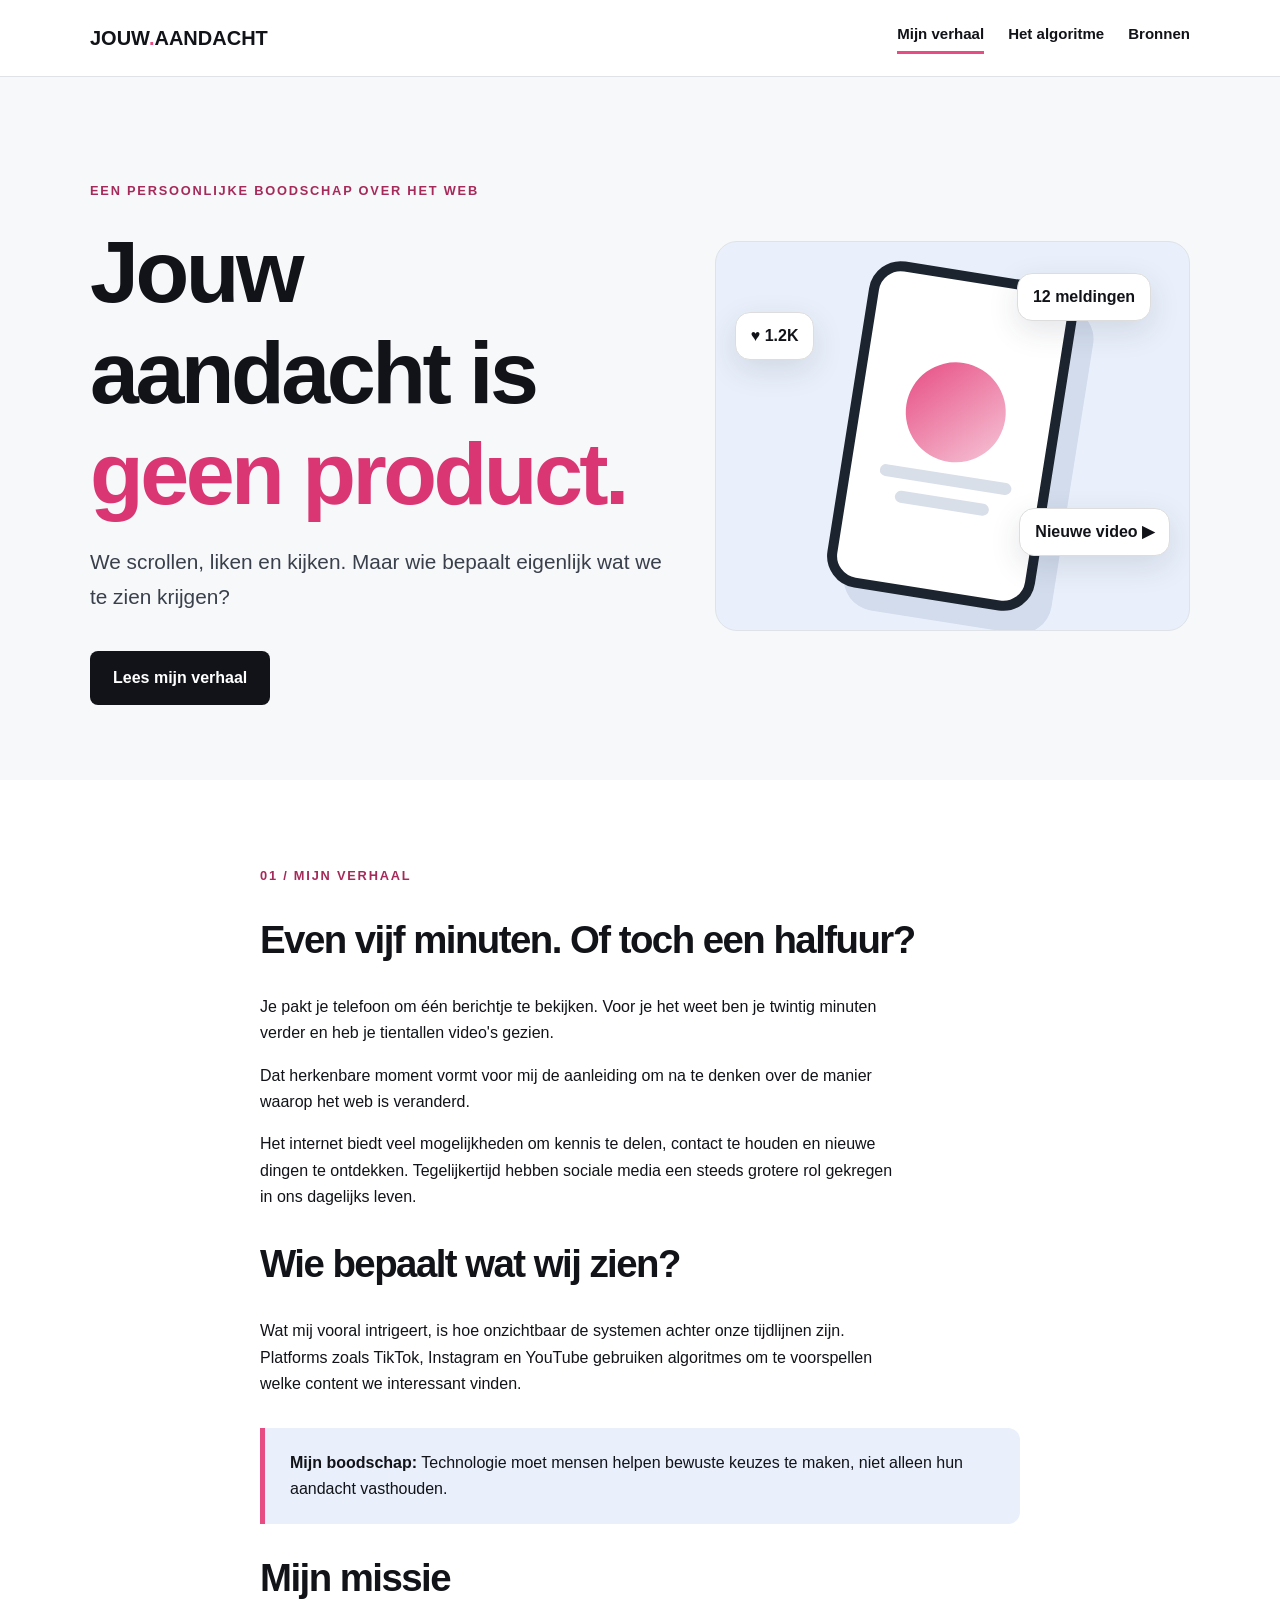
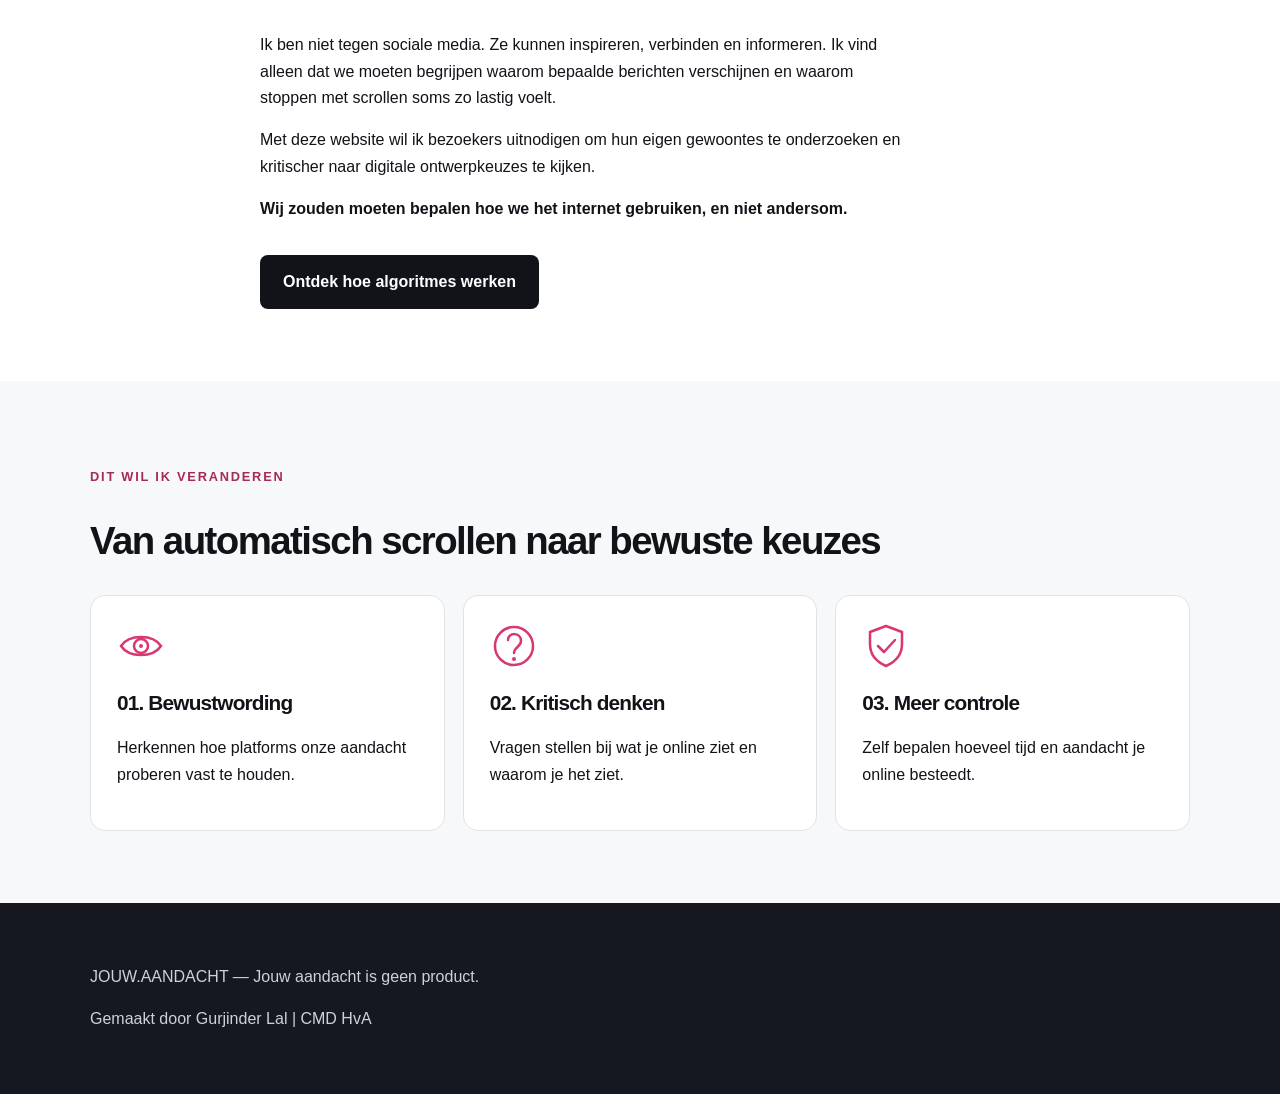
<file: index.html>
<!DOCTYPE html>
<html lang="nl">
<head>
  <meta charset="UTF-8">
  <meta name="viewport" content="width=device-width, initial-scale=1.0">
  <meta name="description" content="Jouw aandacht is geen product.">
  <title>Mijn verhaal | Jouw Aandacht</title>
  <link rel="stylesheet" href="style.css">
</head>
<body>

  <header class="site-header">
    <nav class="container nav" aria-label="Hoofdnavigatie">
      <a href="index.html" class="logo">JOUW<span>.</span>AANDACHT</a>

      <div class="nav-links">
        <a href="index.html" aria-current="page">Mijn verhaal</a>
        <a href="algoritme.html">Het algoritme</a>
        <a href="bronnen.html">Bronnen</a>
      </div>
    </nav>
  </header>

  <main>
    <section class="hero container">
      <div>
        <p class="eyebrow">Een persoonlijke boodschap over het web</p>
        <h1>Jouw aandacht is <span>geen product.</span></h1>
        <p class="lead">
          We scrollen, liken en kijken. Maar wie bepaalt
          eigenlijk wat we te zien krijgen?
        </p>
        <a href="#mijn-verhaal" class="button">Lees mijn verhaal</a>
      </div>

      <div class="hero-art" role="img"
           aria-label="Illustratie van een smartphone met meldingen">
        <div class="phone">
          <div class="screen-circle"></div>
          <div class="screen-line"></div>
          <div class="screen-line short"></div>
        </div>
        <div class="bubble one">♥ 1.2K</div>
        <div class="bubble two">Nieuwe video ▶</div>
        <div class="bubble three">12 meldingen</div>
      </div>
    </section>

    <section id="mijn-verhaal" class="section alt">
      <div class="container narrow">
        <p class="eyebrow">01 / Mijn verhaal</p>
        <h2>Even vijf minuten. Of toch een halfuur?</h2>

        <p>
          Je pakt je telefoon om één berichtje te bekijken.
          Voor je het weet ben je twintig minuten verder
          en heb je tientallen video's gezien.
        </p>

        <p>
          Dat herkenbare moment vormt voor mij de aanleiding
          om na te denken over de manier waarop het web
          is veranderd.
        </p>

        <p>
          Het internet biedt veel mogelijkheden om kennis
          te delen, contact te houden en nieuwe dingen
          te ontdekken. Tegelijkertijd hebben sociale media
          een steeds grotere rol gekregen in ons dagelijks leven.
        </p>

        <h2>Wie bepaalt wat wij zien?</h2>

        <p>
          Wat mij vooral intrigeert, is hoe onzichtbaar
          de systemen achter onze tijdlijnen zijn.
          Platforms zoals TikTok, Instagram en YouTube
          gebruiken algoritmes om te voorspellen welke
          content we interessant vinden.
        </p>

        <div class="callout">
          <strong>Mijn boodschap:</strong>
          Technologie moet mensen helpen bewuste keuzes
          te maken, niet alleen hun aandacht vasthouden.
        </div>

        <h2>Mijn missie</h2>

        <p>
          Ik ben niet tegen sociale media. Ze kunnen
          inspireren, verbinden en informeren.
          Ik vind alleen dat we moeten begrijpen waarom
          bepaalde berichten verschijnen en waarom
          stoppen met scrollen soms zo lastig voelt.
        </p>

        <p>
          Met deze website wil ik bezoekers uitnodigen
          om hun eigen gewoontes te onderzoeken en
          kritischer naar digitale ontwerpkeuzes te kijken.
        </p>

        <p>
          <strong>
            Wij zouden moeten bepalen hoe we het internet
            gebruiken, en niet andersom.
          </strong>
        </p>

        <a href="algoritme.html" class="button">
          Ontdek hoe algoritmes werken
        </a>
      </div>
    </section>

    <section class="section">
      <div class="container">
        <p class="eyebrow">Dit wil ik veranderen</p>
        <h2>Van automatisch scrollen naar bewuste keuzes</h2>

        
<div class="cards">

  
  <article class="card">
    <svg
      width="48"
      height="48"
      viewBox="0 0 48 48"
      fill="none"
      xmlns="http://www.w3.org/2000/svg"
      aria-hidden="true">

      <path
        d="M4 24 C12 12, 36 12, 44 24 C36 36, 12 36, 4 24Z"
        stroke="currentColor"
        stroke-width="2.5"
      />

      <circle
        cx="24"
        cy="24"
        r="7"
        stroke="currentColor"
        stroke-width="2.5"
      />

      <circle
        cx="24"
        cy="24"
        r="2"
        fill="currentColor"
      />
    </svg>

    <h3>01. Bewustwording</h3>
    <p>
      Herkennen hoe platforms onze aandacht
      proberen vast te houden.
    </p>
  </article>

  
  <article class="card">
    <svg
      width="48"
      height="48"
      viewBox="0 0 48 48"
      fill="none"
      xmlns="http://www.w3.org/2000/svg"
      aria-hidden="true">

      <circle
        cx="24"
        cy="24"
        r="19"
        stroke="currentColor"
        stroke-width="2.5"
      />

      <path
        d="M18 18 C18 10, 31 10, 31 19
           C31 25, 24 25, 24 31"
        stroke="currentColor"
        stroke-width="2.5"
        stroke-linecap="round"
      />

      <circle
        cx="24"
        cy="37"
        r="2"
        fill="currentColor"
      />
    </svg>

    <h3>02. Kritisch denken</h3>
    <p>
      Vragen stellen bij wat je online ziet
      en waarom je het ziet.
    </p>
  </article>

 
  <article class="card">
    <svg
      width="48"
      height="48"
      viewBox="0 0 48 48"
      fill="none"
      xmlns="http://www.w3.org/2000/svg"
      aria-hidden="true">

      <path
        d="M24 4 L40 10 V22
           C40 33, 33 40, 24 44
           C15 40, 8 33, 8 22 V10Z"
        stroke="currentColor"
        stroke-width="2.5"
        stroke-linejoin="round"
      />

      <path
        d="M16 24 L22 30 L33 18"
        stroke="currentColor"
        stroke-width="2.5"
        stroke-linecap="round"
        stroke-linejoin="round"
      />
    </svg>

    <h3>03. Meer controle</h3>
    <p>
      Zelf bepalen hoeveel tijd en aandacht
      je online besteedt.
    </p>
  </article>

</div>

      </div>
    </section>
  </main>

  <footer class="footer">
    <div class="container">
      <p>JOUW.AANDACHT — Jouw aandacht is geen product.</p>
      <p>Gemaakt door Gurjinder Lal | CMD HvA</p>
    </div>
  </footer>

</body>
</html>
</file>
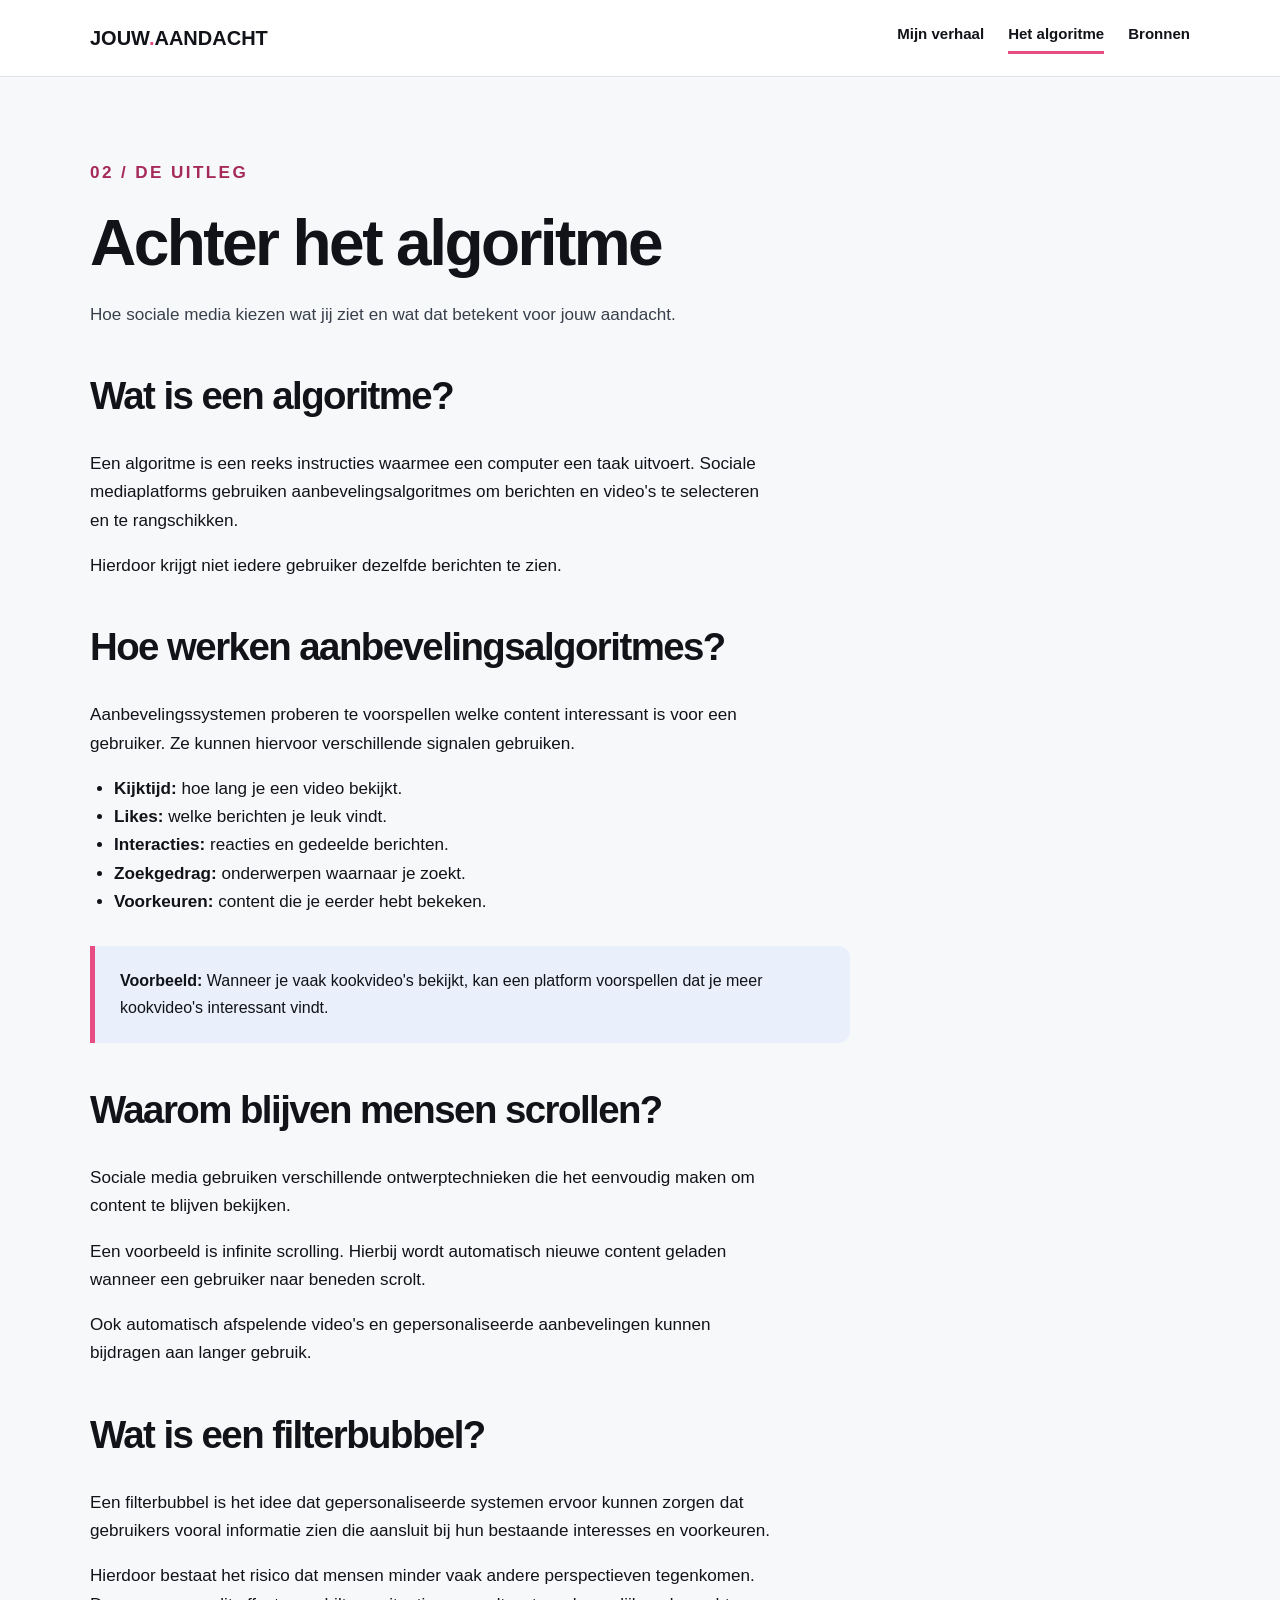
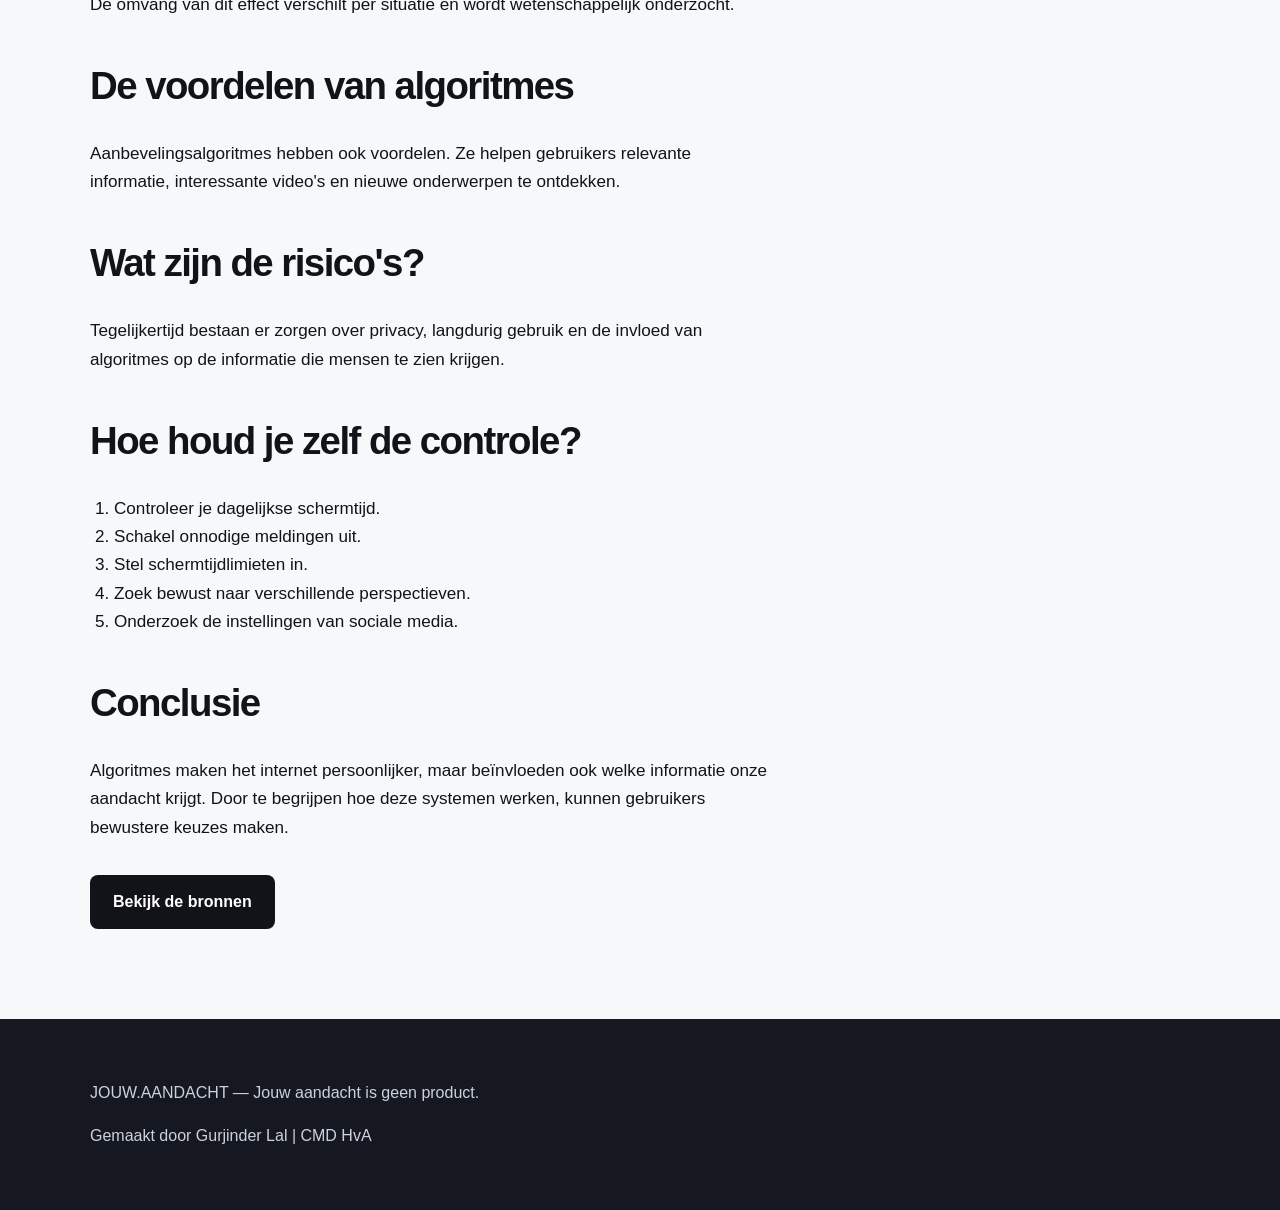
<file: algoritme.html>
<!DOCTYPE html>
<html lang="nl">
<head>
  <meta charset="UTF-8">
  <meta name="viewport" content="width=device-width, initial-scale=1.0">
  <title>Het algoritme | Jouw Aandacht</title>
  <link rel="stylesheet" href="style.css">
</head>
<body>

  <header class="site-header">
    <nav class="container nav" aria-label="Hoofdnavigatie">
      <a href="index.html" class="logo">JOUW<span>.</span>AANDACHT</a>
      <div class="nav-links">
        <a href="index.html">Mijn verhaal</a>
        <a href="algoritme.html" aria-current="page">Het algoritme</a>
        <a href="bronnen.html">Bronnen</a>
      </div>
    </nav>
  </header>

  <main class="container article">
    <div class="narrow">
      <p class="eyebrow">02 / De uitleg</p>
      <h1>Achter het algoritme</h1>
      <p class="lead">
        Hoe sociale media kiezen wat jij ziet
        en wat dat betekent voor jouw aandacht.
      </p>

      <section>
        <h2>Wat is een algoritme?</h2>
        <p>
          Een algoritme is een reeks instructies waarmee
          een computer een taak uitvoert.
          Sociale mediaplatforms gebruiken aanbevelingsalgoritmes
          om berichten en video's te selecteren en te rangschikken.
        </p>
        <p>
          Hierdoor krijgt niet iedere gebruiker
          dezelfde berichten te zien.
        </p>
      </section>

      <section>
        <h2>Hoe werken aanbevelingsalgoritmes?</h2>
        <p>
          Aanbevelingssystemen proberen te voorspellen
          welke content interessant is voor een gebruiker.
          Ze kunnen hiervoor verschillende signalen gebruiken.
        </p>

        <ul>
          <li><strong>Kijktijd:</strong> hoe lang je een video bekijkt.</li>
          <li><strong>Likes:</strong> welke berichten je leuk vindt.</li>
          <li><strong>Interacties:</strong> reacties en gedeelde berichten.</li>
          <li><strong>Zoekgedrag:</strong> onderwerpen waarnaar je zoekt.</li>
          <li><strong>Voorkeuren:</strong> content die je eerder hebt bekeken.</li>
        </ul>

        <div class="callout">
          <strong>Voorbeeld:</strong>
          Wanneer je vaak kookvideo's bekijkt,
          kan een platform voorspellen dat je
          meer kookvideo's interessant vindt.
        </div>
      </section>

      <section>
        <h2>Waarom blijven mensen scrollen?</h2>
        <p>
          Sociale media gebruiken verschillende ontwerptechnieken
          die het eenvoudig maken om content te blijven bekijken.
        </p>
        <p>
          Een voorbeeld is infinite scrolling.
          Hierbij wordt automatisch nieuwe content geladen
          wanneer een gebruiker naar beneden scrolt.
        </p>
        <p>
          Ook automatisch afspelende video's en gepersonaliseerde
          aanbevelingen kunnen bijdragen aan langer gebruik.
        </p>
      </section>

      <section>
        <h2>Wat is een filterbubbel?</h2>
        <p>
          Een filterbubbel is het idee dat gepersonaliseerde
          systemen ervoor kunnen zorgen dat gebruikers
          vooral informatie zien die aansluit bij
          hun bestaande interesses en voorkeuren.
        </p>
        <p>
          Hierdoor bestaat het risico dat mensen minder
          vaak andere perspectieven tegenkomen.
          De omvang van dit effect verschilt per situatie
          en wordt wetenschappelijk onderzocht.
        </p>
      </section>

      <section>
        <h2>De voordelen van algoritmes</h2>
        <p>
          Aanbevelingsalgoritmes hebben ook voordelen.
          Ze helpen gebruikers relevante informatie,
          interessante video's en nieuwe onderwerpen te ontdekken.
        </p>
      </section>

      <section>
        <h2>Wat zijn de risico's?</h2>
        <p>
          Tegelijkertijd bestaan er zorgen over privacy,
          langdurig gebruik en de invloed van algoritmes
          op de informatie die mensen te zien krijgen.
        </p>
      </section>

      <section>
        <h2>Hoe houd je zelf de controle?</h2>
        <ol>
          <li>Controleer je dagelijkse schermtijd.</li>
          <li>Schakel onnodige meldingen uit.</li>
          <li>Stel schermtijdlimieten in.</li>
          <li>Zoek bewust naar verschillende perspectieven.</li>
          <li>Onderzoek de instellingen van sociale media.</li>
        </ol>
      </section>

      <section>
        <h2>Conclusie</h2>
        <p>
          Algoritmes maken het internet persoonlijker,
          maar beïnvloeden ook welke informatie onze aandacht krijgt.
          Door te begrijpen hoe deze systemen werken,
          kunnen gebruikers bewustere keuzes maken.
        </p>
      </section>

      <a href="bronnen.html" class="button">Bekijk de bronnen</a>
    </div>
  </main>

  <footer class="footer">
    <div class="container">
      <p>JOUW.AANDACHT — Jouw aandacht is geen product.</p>
      <p>Gemaakt door Gurjinder Lal | CMD HvA</p>
    </div>
  </footer>

</body>
</html>
</file>
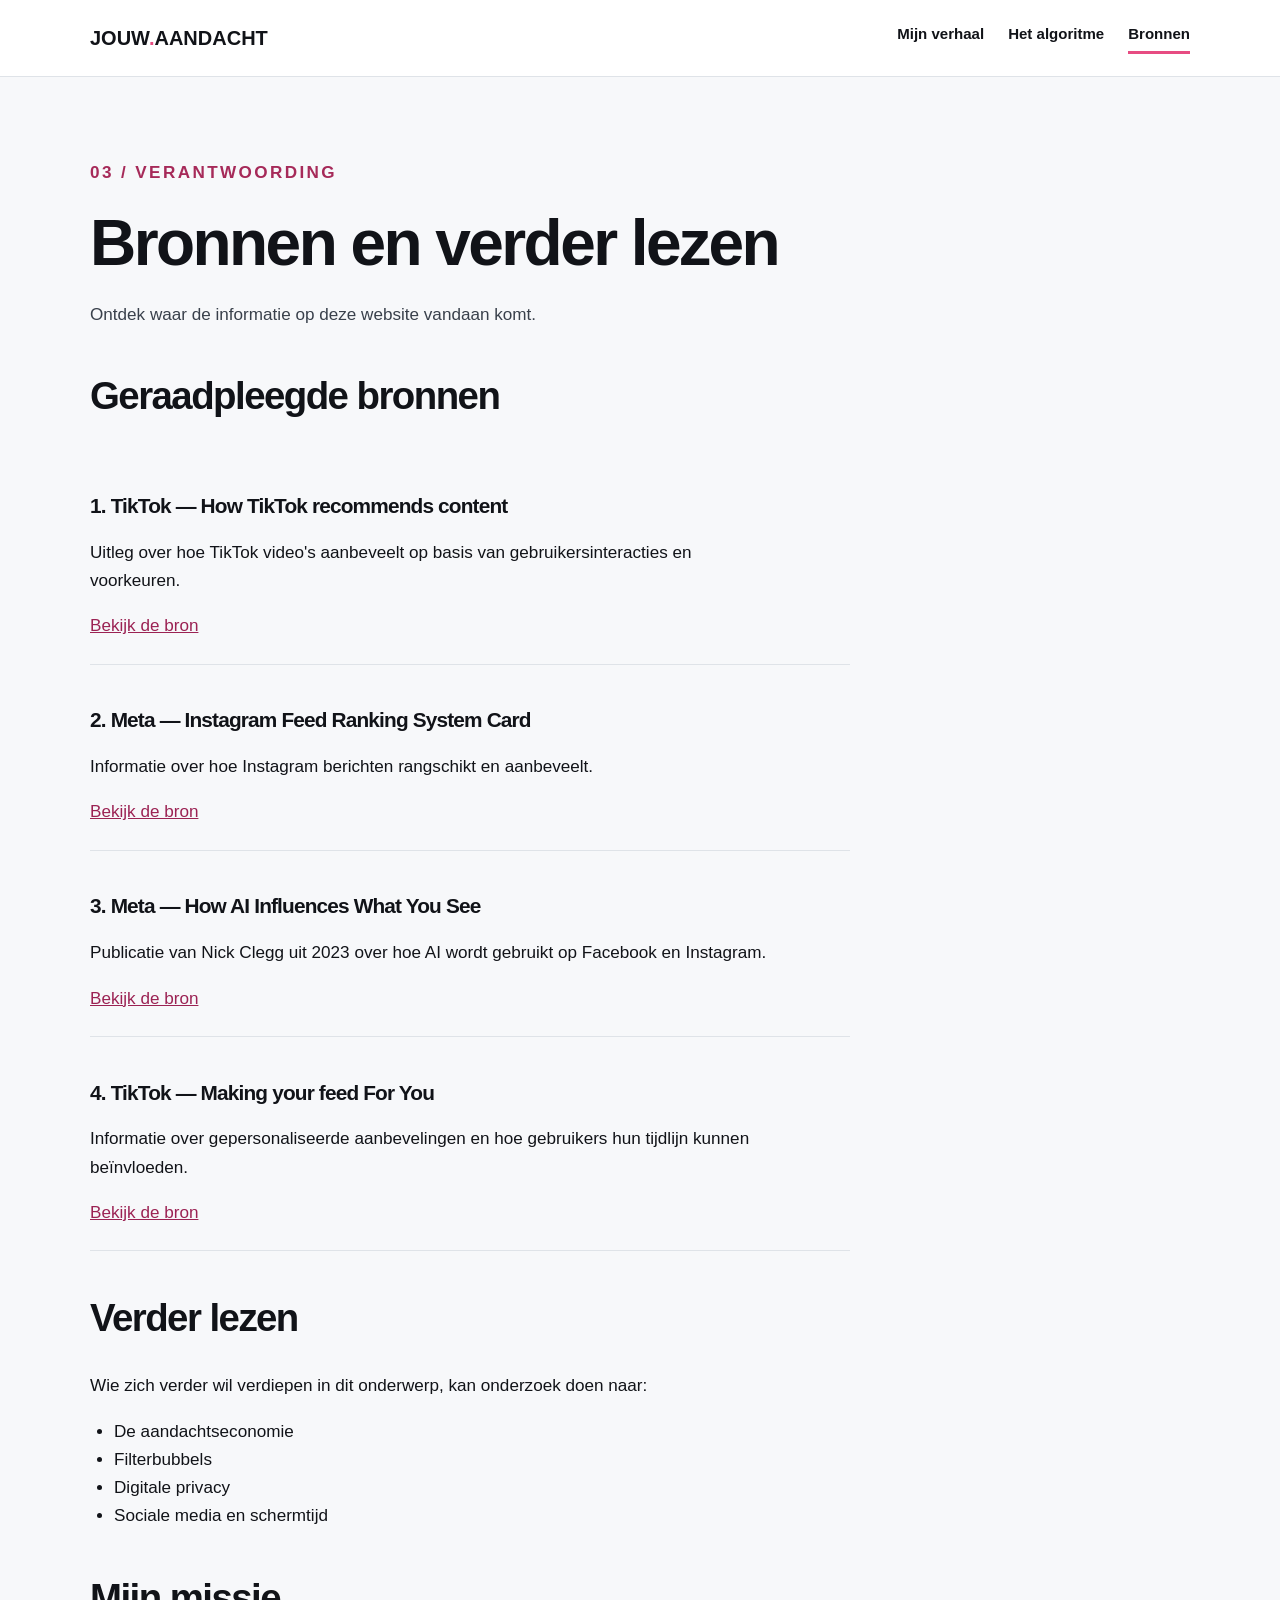
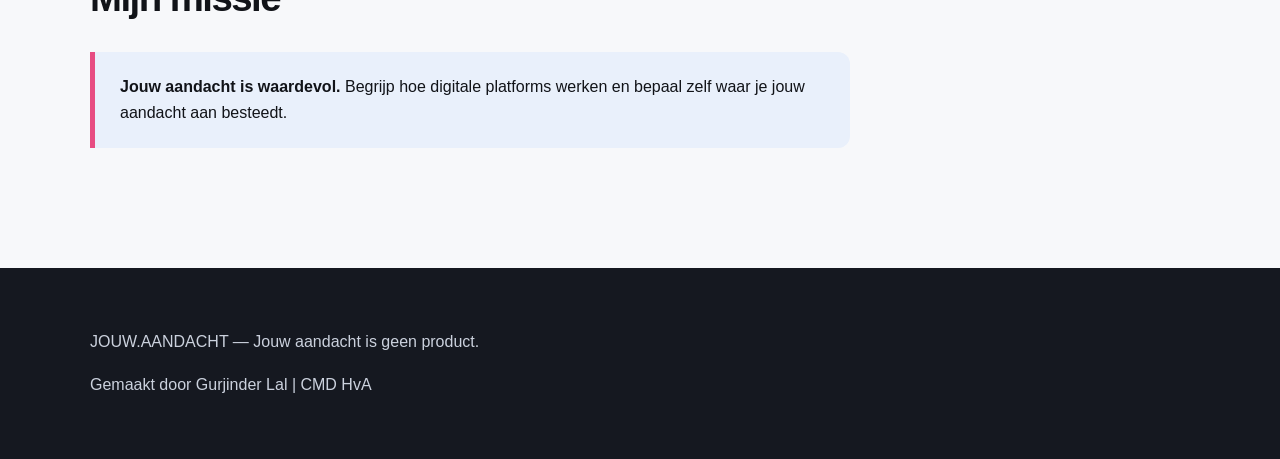
<file: bronnen.html>
<!DOCTYPE html>
<html lang="nl">
<head>
  <meta charset="UTF-8">
  <meta name="viewport" content="width=device-width, initial-scale=1.0">
  <title>Bronnen | Jouw Aandacht</title>
  <link rel="stylesheet" href="style.css">
</head>
<body>

  <header class="site-header">
    <nav class="container nav" aria-label="Hoofdnavigatie">
      <a href="index.html" class="logo">JOUW<span>.</span>AANDACHT</a>
      <div class="nav-links">
        <a href="index.html">Mijn verhaal</a>
        <a href="algoritme.html">Het algoritme</a>
        <a href="bronnen.html" aria-current="page">Bronnen</a>
      </div>
    </nav>
  </header>

  <main class="container article">
    <div class="narrow">
      <p class="eyebrow">03 / Verantwoording</p>
      <h1>Bronnen en verder lezen</h1>

      <p class="lead">
        Ontdek waar de informatie op deze website
        vandaan komt.
      </p>

      <section>
        <h2>Geraadpleegde bronnen</h2>

        <ul class="source-list">
          <li>
            <h3>1. TikTok — How TikTok recommends content</h3>
            <p>
              Uitleg over hoe TikTok video's aanbeveelt
              op basis van gebruikersinteracties en voorkeuren.
            </p>
            <a href="https://support.tiktok.com/en/using-tiktok/exploring-videos/how-tiktok-recommends-content"
               target="_blank" rel="noopener noreferrer">
              Bekijk de bron
            </a>
          </li>

          <li>
            <h3>2. Meta — Instagram Feed Ranking System Card</h3>
            <p>
              Informatie over hoe Instagram berichten
              rangschikt en aanbeveelt.
            </p>
            <a href="https://ai.meta.com/tools/system-cards/instagram-feed-ranking/"
               target="_blank" rel="noopener noreferrer">
              Bekijk de bron
            </a>
          </li>

          <li>
            <h3>3. Meta — How AI Influences What You See</h3>
            <p>
              Publicatie van Nick Clegg uit 2023
              over hoe AI wordt gebruikt op
              Facebook en Instagram.
            </p>
            <a href="https://about.fb.com/news/2023/06/how-ai-ranks-content-on-facebook-and-instagram/"
               target="_blank" rel="noopener noreferrer">
              Bekijk de bron
            </a>
          </li>

          <li>
            <h3>4. TikTok — Making your feed For You</h3>
            <p>
              Informatie over gepersonaliseerde aanbevelingen
              en hoe gebruikers hun tijdlijn kunnen beïnvloeden.
            </p>
            <a href="https://www.tiktok.com/safety/en/making-your-feed-for-you"
               target="_blank" rel="noopener noreferrer">
              Bekijk de bron
            </a>
          </li>
        </ul>
      </section>

      <section>
        <h2>Verder lezen</h2>
        <p>
          Wie zich verder wil verdiepen in dit onderwerp,
          kan onderzoek doen naar:
        </p>
        <ul>
          <li>De aandachtseconomie</li>
          <li>Filterbubbels</li>
          <li>Digitale privacy</li>
          <li>Sociale media en schermtijd</li>
        </ul>
      </section>

      <section>
        <h2>Mijn missie</h2>
        <div class="callout">
          <strong>Jouw aandacht is waardevol.</strong>
          Begrijp hoe digitale platforms werken en bepaal
          zelf waar je jouw aandacht aan besteedt.
        </div>
      </section>
    </div>
  </main>

  <footer class="footer">
    <div class="container">
      <p>JOUW.AANDACHT — Jouw aandacht is geen product.</p>
      <p>Gemaakt door Gurjinder Lal | CMD HvA</p>
    </div>
  </footer>

</body>
</html>
</file>
<file: style.css>
:root {
  --ink: #111318;
  --muted: #626a75;
  --paper: #f7f8fa;
  --white: #ffffff;
  --line: #dfe3e8;
  --accent: #e74c82;
  --blue: #e9f0fb;
}

* {
  box-sizing: border-box;
}

html {
  scroll-behavior: smooth;
}

body {
  margin: 0;
  background: var(--paper);
  color: var(--ink);
  font-family: Arial, sans-serif;
  line-height: 1.65;
}

h1, h2, h3 {
  line-height: 1.15;
  letter-spacing: -0.04em;
}

h1 {
  font-size: clamp(2.8rem, 7vw, 5.5rem);
  margin: 20px 0;
}

h2 {
  font-size: clamp(1.8rem, 3vw, 2.7rem);
}

h3 {
  font-size: 1.3rem;
}

p {
  max-width: 72ch;
}

a {
  color: inherit;
}

a:hover {
  color: #b6245b;
}

.container {
  width: min(1100px, calc(100% - 40px));
  margin: 0 auto;
}

.narrow {
  max-width: 760px;
}

/* Navigatie */

.site-header {
  background: var(--white);
  border-bottom: 1px solid var(--line);
}

.nav {
  min-height: 76px;
  display: flex;
  align-items: center;
  justify-content: space-between;
  gap: 20px;
}

.logo {
  font-size: 1.25rem;
  font-weight: bold;
  text-decoration: none;
}

.logo span {
  color: var(--accent);
}

.nav-links {
  display: flex;
  gap: 24px;
}

.nav-links a {
  text-decoration: none;
  font-weight: bold;
  font-size: 0.94rem;
}

.nav-links a[aria-current="page"] {
  border-bottom: 3px solid var(--accent);
  padding-bottom: 5px;
}

/* Homepage */

.hero {
  display: grid;
  grid-template-columns: 1.1fr 0.9fr;
  align-items: center;
  gap: 44px;
  padding: 90px 0 75px;
}

.hero h1 span {
  color: #d93673;
}

.eyebrow {
  text-transform: uppercase;
  letter-spacing: 0.14em;
  font-size: 0.8rem;
  font-weight: bold;
  color: #a62a59;
}

.lead {
  font-size: 1.3rem;
  color: #39404b;
}

.button {
  display: inline-block;
  background: var(--ink);
  color: white;
  border-radius: 8px;
  padding: 14px 23px;
  text-decoration: none;
  font-weight: bold;
  margin-top: 16px;
}

.button:hover {
  background: #a62a59;
  color: white;
}

/* Smartphone illustratie */

.hero-art {
  position: relative;
  min-height: 390px;
  background: var(--blue);
  border: 1px solid var(--line);
  border-radius: 22px;
  display: grid;
  place-items: center;
  overflow: hidden;
}

.phone {
  width: 210px;
  height: 330px;
  border: 10px solid #1c2430;
  border-radius: 32px;
  background: white;
  transform: rotate(9deg);
  box-shadow: 20px 20px 0 #d2dcec;
  display: flex;
  flex-direction: column;
  align-items: center;
  justify-content: center;
  gap: 12px;
}

.screen-circle {
  width: 100px;
  height: 100px;
  border-radius: 50%;
  background: linear-gradient(135deg, #e74c82, #f6c7d8);
}

.screen-line {
  height: 12px;
  width: 70%;
  background: #d9dfe8;
  border-radius: 9px;
}

.screen-line.short {
  width: 50%;
}

.bubble {
  position: absolute;
  background: white;
  border: 1px solid #ddd;
  border-radius: 15px;
  padding: 10px 15px;
  font-weight: bold;
  box-shadow: 0 10px 30px #25334b20;
}

.bubble.one {
  top: 18%;
  left: 4%;
}

.bubble.two {
  bottom: 19%;
  right: 4%;
}

.bubble.three {
  top: 8%;
  right: 8%;
}

/* Content */

.section {
  padding: 72px 0;
}

.section.alt {
  background: white;
}

.callout {
  background: var(--blue);
  border-left: 5px solid var(--accent);
  padding: 22px 25px;
  border-radius: 0 12px 12px 0;
  margin: 30px 0;
}

.cards {
  display: grid;
  grid-template-columns: repeat(3, 1fr);
  gap: 18px;
  margin-top: 28px;
}

.card {
  background: white;
  border: 1px solid var(--line);
  border-radius: 15px;
  padding: 26px;
}

/* Informatieve pagina's */

.article {
  padding: 65px 0 90px;
}

.article h1 {
  font-size: clamp(2.5rem, 5vw, 4.8rem);
}

.article h2 {
  margin-top: 45px;
}

.article p,
.article li {
  font-size: 1.07rem;
}

.article ul,
.article ol {
  padding-left: 24px;
}

.source-list {
  list-style: none;
  padding: 0 !important;
}

.source-list li {
  padding: 23px 0;
  border-bottom: 1px solid var(--line);
  overflow-wrap: anywhere;
}

.source-list a {
  color: #9b2253;
}

/* Footer */

.footer {
  background: #151820;
  color: white;
  padding: 45px 0;
}

.footer p {
  color: #cbd1dd;
}

/* Mobiele schermen */

@media (max-width: 750px) {
  .nav {
    flex-direction: column;
    align-items: flex-start;
    padding: 15px 0;
  }

  .nav-links {
    flex-wrap: wrap;
    gap: 15px;
  }

  .hero {
    grid-template-columns: 1fr;
    padding: 45px 0;
  }

  .hero-art {
    min-height: 350px;
  }

  .cards {
    grid-template-columns: 1fr;
  }

  .section {
    padding: 45px 0;
  }

  .article {
    padding: 40px 0 60px;
  }
}

@media (prefers-reduced-motion: reduce) {
  html {
    scroll-behavior: auto;
  }
}


/* SVG-iconen op de homepage */

.card svg {
  width: 48px;
  height: 48px;
  color: #d93673;
  margin-bottom: 15px;
  display: block;
}

.card:hover svg {
  color: #a62a59;
}
</file>
